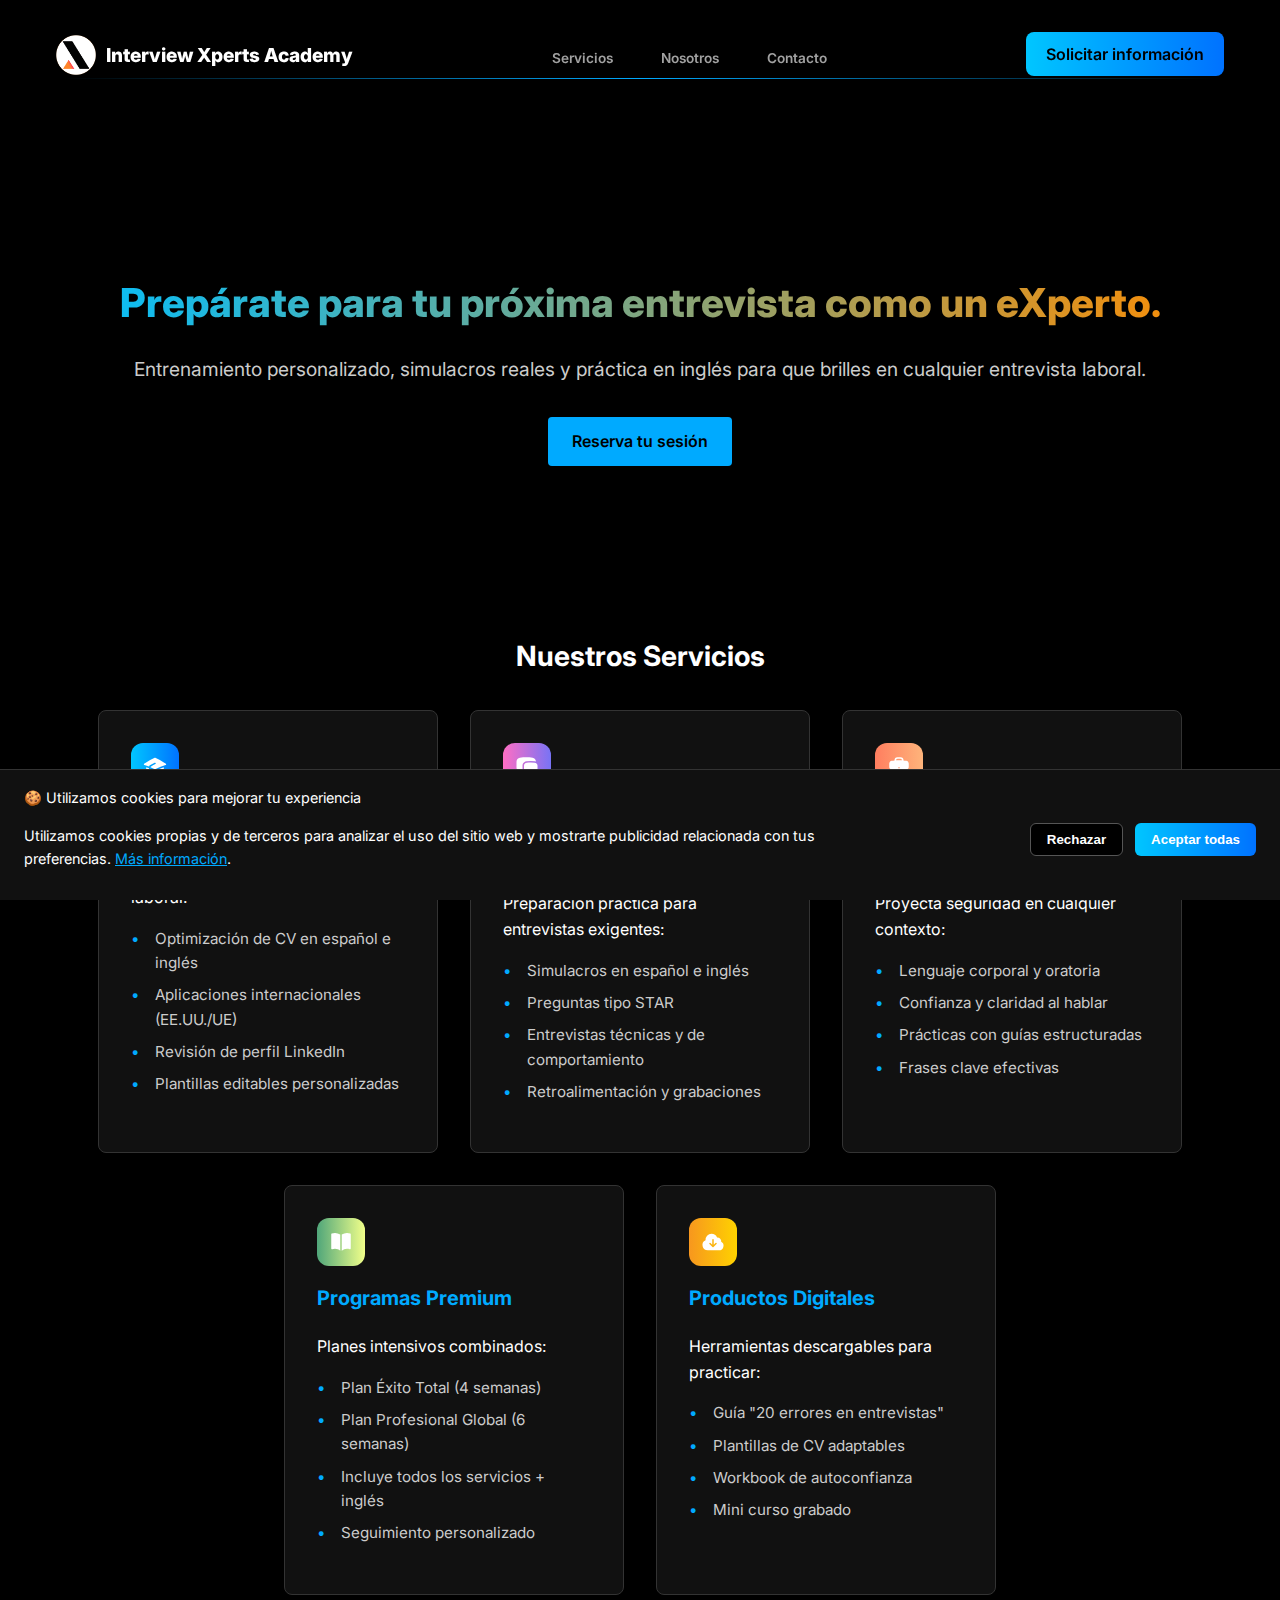
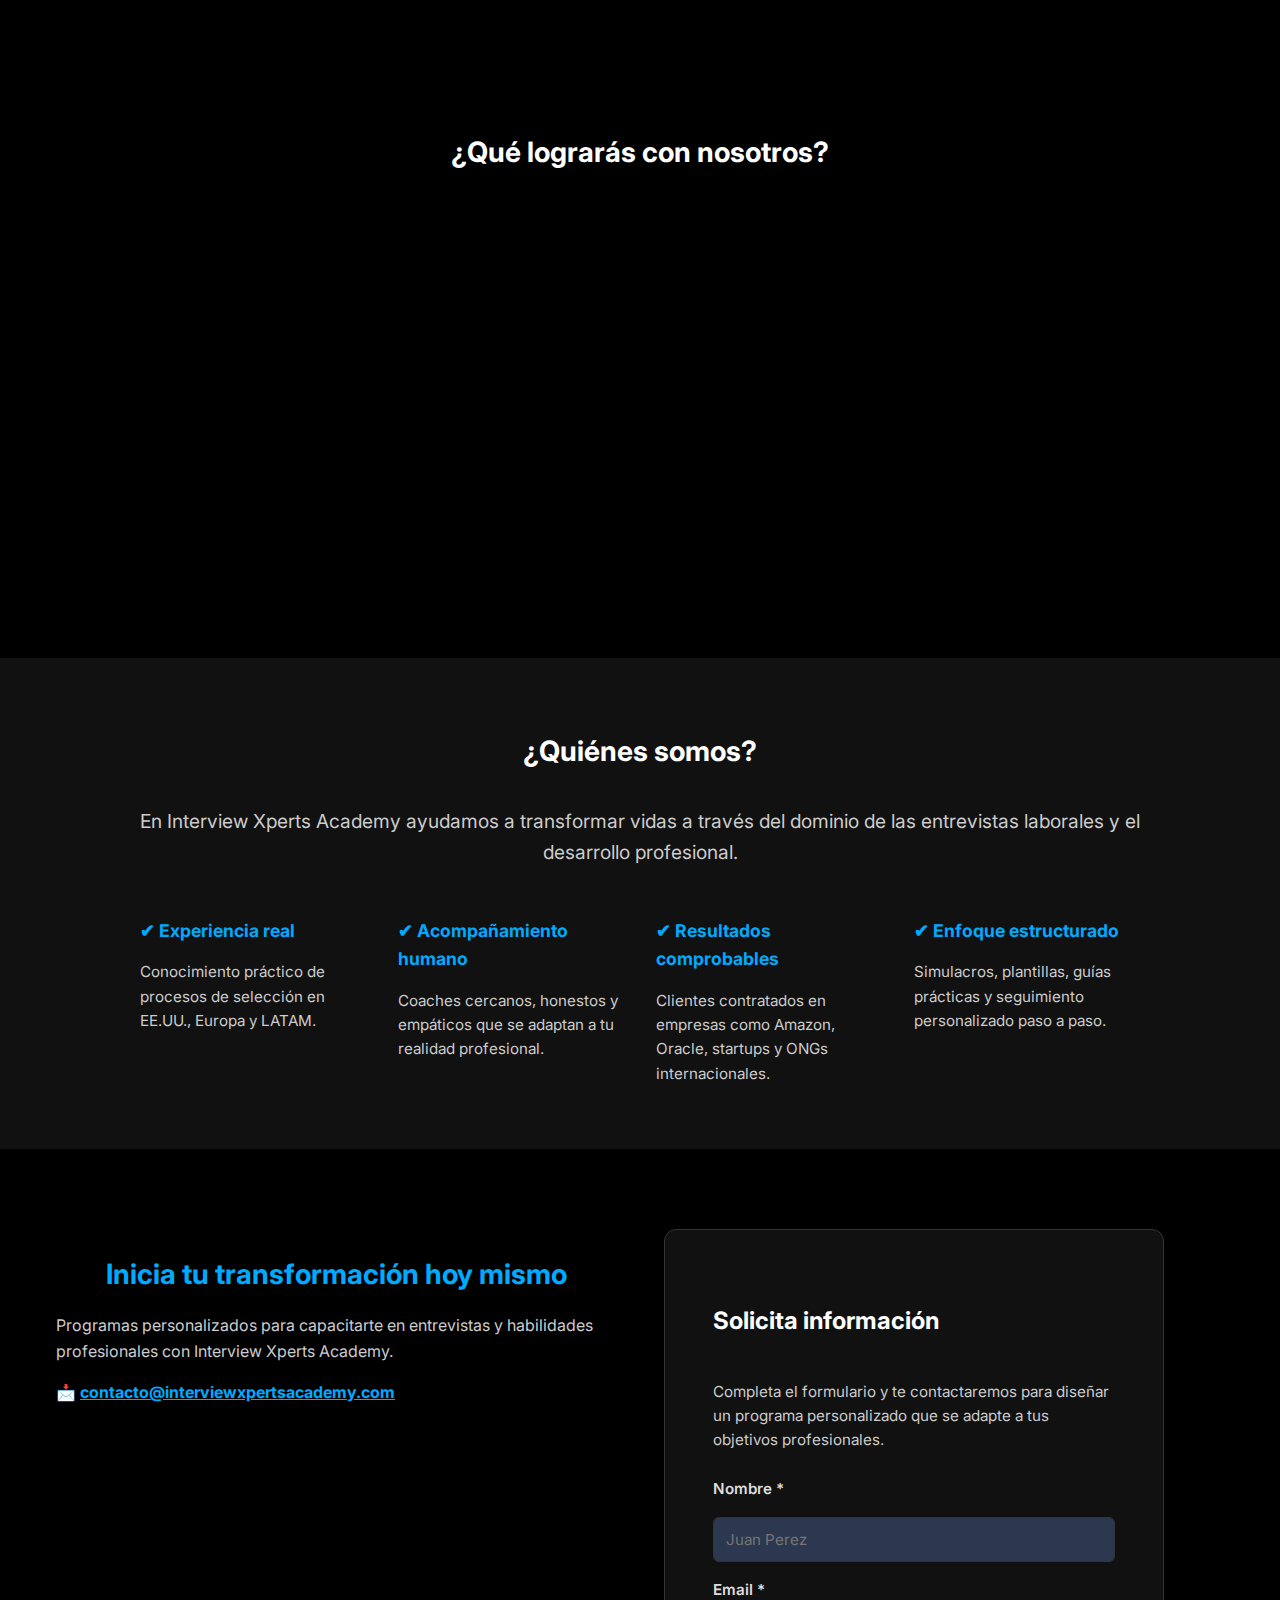
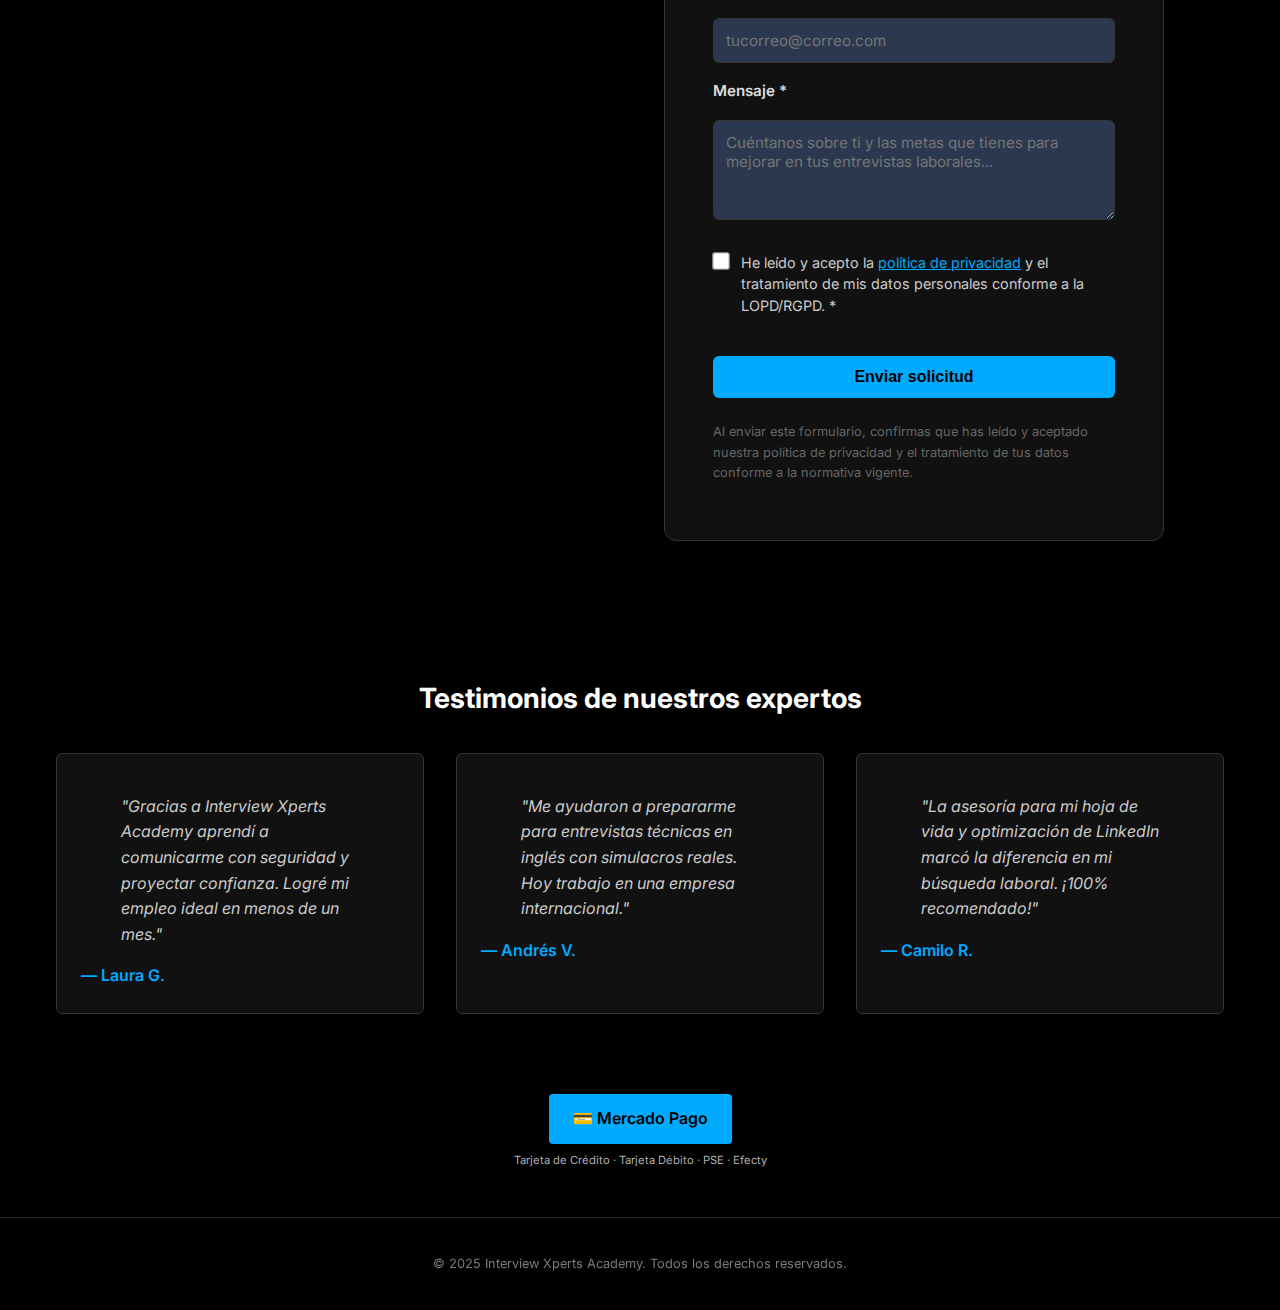
<file: index.html>
<!DOCTYPE html>
<html lang="es">
<head>
  <meta charset="UTF-8" />
  <meta name="viewport" content="width=device-width, initial-scale=1.0" />
  <meta name="description" content="Interview Xperts Academy - Entrenamiento especializado para entrevistas laborales, mejora de CV y desarrollo de habilidades profesionales en español e inglés." />
  <meta name="keywords" content="entrevistas laborales, preparación entrevistas, CV profesional, coaching laboral, simulacros entrevistas" />
  <meta name="author" content="Interview Xperts Academy" />
  <meta name="robots" content="index, follow" />
  
  <!-- Open Graph Meta Tags -->
  <meta property="og:title" content="Interview Xperts Academy - Expertos en Entrevistas Laborales" />
  <meta property="og:description" content="Entrenamiento personalizado, simulacros reales y práctica en inglés para que brilles en cualquier entrevista." />
  <meta property="og:type" content="website" />
  <meta property="og:url" content="https://www.interviewxpertsacademy.com" />
  
  <title>Interview Xperts Academy - Expertos en Entrevistas Laborales</title>
  <link rel="stylesheet" href="style.css" />
  <link href="https://fonts.googleapis.com/css2?family=Inter:wght@400;600;800&display=swap" rel="stylesheet" />
  
  <!-- Favicon -->
    <link rel="icon" type="image/png" href="/favicon.png" />
</head>

<body class="dark-theme">

<!-- =========================
     Cookie Banner Section
     ========================= -->
<div class="cookie-banner" id="cookie-banner" role="banner" aria-label="Aviso de cookies">
  <div class="cookie-content">
    <span>🍪 Utilizamos cookies para mejorar tu experiencia</span>
    <p>Utilizamos cookies propias y de terceros para analizar el uso del sitio web y mostrarte publicidad relacionada con tus preferencias. <a href="cookies-policy.html" target="_blank" rel="noopener noreferrer">Más información</a>.</p>
  </div>
  <div class="cookie-actions">
    <button onclick="hideCookieBanner()" class="cookie-btn reject" aria-label="Rechazar cookies">Rechazar</button>
    <button onclick="acceptCookies()" class="cookie-btn accept" aria-label="Aceptar todas las cookies">Aceptar todas</button>
  </div>
</div>

<!-- =========================
     Header Section
     ========================= -->
<header role="banner">
  <div class="container header-flex">
    <div class="logo">
      <img src="/logo-header.png" alt="Logo Interview Xperts Academy" class="logo-icon" />
      <h1>Interview Xperts Academy</h1>
    </div>
    <nav role="navigation" aria-label="Navegación principal">
      <a href="#servicios">Servicios</a>
      <a href="#nosotros">Nosotros</a>
      <a href="#contacto">Contacto</a>
    </nav>
    <div>
      <a class="cta-gradient tall" href="#contacto" aria-label="Solicitar información sobre nuestros servicios">Solicitar información</a>
    </div>
  </div>
</header>

<!-- =========================
     Hero Section
     ========================= -->
<main>
  <section class="hero" role="banner">
    <div class="container">
      <h2>Prepárate para tu próxima entrevista como un eXperto.</h2>
      <p>Entrenamiento personalizado, simulacros reales y práctica en inglés para que brilles en cualquier entrevista laboral.</p>
      <!-- Reserve session button, consistent with other buttons -->
      <a class="cta" href="https://interviewxpertsacademy.zohobookings.com/#/4760339000000044052" target="_blank" rel="noopener noreferrer" aria-label="Reservar sesión de entrenamiento">
        Reserva tu sesión
      </a>
    </div>
  </section>

  <!-- =========================
       Services Section
       ========================= -->
  <section id="servicios" class="section" role="main">
    <div class="container">
      <h2>Nuestros Servicios</h2>
      <div class="grid">

        
        <article class="card">
          <div class="icon-wrapper" style="background: linear-gradient(to right, #00c6ff, #0072ff);">
            <svg xmlns="http://www.w3.org/2000/svg" viewBox="0 0 24 24" fill="currentColor" width="24" height="24">
              <path d="M11.7 2.805a.75.75 0 0 1 .6 0A60.65 60.65 0 0 1 22.83 8.72a.75.75 0 0 1-.231 1.337 49.948 49.948 0 0 0-9.902 3.912l-.003.002c-.114.06-.227.119-.34.18a.75.75 0 0 1-.707 0A50.88 50.88 0 0 0 7.5 12.173v-.224c0-.131.067-.248.172-.311a54.615 54.615 0 0 1 4.653-2.52.75.75 0 0 0-.65-1.352 56.123 56.123 0 0 0-4.78 2.589 1.858 1.858 0 0 0-.859 1.228 49.803 49.803 0 0 0-4.634-1.527.75.75 0 0 1-.231-1.337A60.653 60.653 0 0 1 11.7 2.805Z" />
              <path d="M13.06 15.473a48.45 48.45 0 0 1 7.666-3.282c.134 1.414.22 2.843.255 4.284a.75.75 0 0 1-.46.711 47.87 47.87 0 0 0-8.105 4.342.75.75 0 0 1-.832 0 47.87 47.87 0 0 0-8.104-4.342.75.75 0 0 1-.461-.71c.035-1.442.121-2.87.255-4.286.921.304 1.83.634 2.726.99v1.27a1.5 1.5 0 0 0-.14 2.508c-.09.38-.222.753-.397 1.11.452.213.901.434 1.346.66a6.727 6.727 0 0 0 .551-1.607 1.5 1.5 0 0 0 .14-2.67v-.645a48.549 48.549 0 0 1 3.44 1.667 2.25 2.25 0 0 0 2.12 0Z" />
              <path d="M4.462 19.462c.42-.419.753-.89 1-1.395.453.214.902.435 1.347.662a6.742 6.742 0 0 1-1.286 1.794.75.75 0 0 1-1.06-1.06Z" />
            </svg>
          </div>
          <h3>Asesoría en Hoja de Vida</h3>
          <p>Mejora profesional de tu perfil laboral:</p>
          <ul class="service-list">
            <li>Optimización de CV en español e inglés</li>
            <li>Aplicaciones internacionales (EE.UU./UE)</li>
            <li>Revisión de perfil LinkedIn</li>
            <li>Plantillas editables personalizadas</li>
          </ul>
        </article>

        
        <article class="card">
          <div class="icon-wrapper" style="background: linear-gradient(to right, #ff6ec4, #7873f5);">
            <svg xmlns="http://www.w3.org/2000/svg" viewBox="0 0 24 24" fill="currentColor" width="24" height="24">
              <path d="M4.913 2.658c2.075-.27 4.19-.408 6.337-.408 2.147 0 4.262.139 6.337.408 1.922.25 3.291 1.861 3.405 3.727a4.403 4.403 0 0 0-1.032-.211 50.89 50.89 0 0 0-8.42 0c-2.358.196-4.04 2.19-4.04 4.434v4.286a4.47 4.47 0 0 0 2.433 3.984L7.28 21.53A.75.75 0 0 1 6 21v-4.03a48.527 48.527 0 0 1-1.087-.128C2.905 16.58 1.5 14.833 1.5 12.862V6.638c0-1.97 1.405-3.718 3.413-3.979Z" />
              <path d="M15.75 7.5c-1.376 0-2.739.057-4.086.169C10.124 7.797 9 9.103 9 10.609v4.285c0 1.507 1.128 2.814 2.67 2.94 1.243.102 2.5.157 3.768.165l2.782 2.781a.75.75 0 0 0 1.28-.53v-2.39l.33-.026c1.542-.125 2.67-1.433 2.67-2.94v-4.286c0-1.505-1.125-2.811-2.664-2.94A49.392 49.392 0 0 0 15.75 7.5Z" />
            </svg>
          </div>
          <h3>Entrenamiento para Entrevistas</h3>
          <p>Preparación práctica para entrevistas exigentes:</p>
          <ul class="service-list">
            <li>Simulacros en español e inglés</li>
            <li>Preguntas tipo STAR</li>
            <li>Entrevistas técnicas y de comportamiento</li>
            <li>Retroalimentación y grabaciones</li>
          </ul>
        </article>


        <article class="card">
          <div class="icon-wrapper" style="background: linear-gradient(to right, #ff7e5f, #feb47b);">
            <svg xmlns="http://www.w3.org/2000/svg" viewBox="0 0 24 24" fill="currentColor" width="24" height="24">
              <path fill-rule="evenodd" d="M7.5 5.25a3 3 0 0 1 3-3h3a3 3 0 0 1 3 3v.205c.933.085 1.857.197 2.774.334 1.454.218 2.476 1.483 2.476 2.917v3.033c0 1.211-.734 2.352-1.936 2.752A24.726 24.726 0 0 1 12 15.75c-2.73 0-5.357-.442-7.814-1.259-1.202-.4-1.936-1.541-1.936-2.752V8.706c0-1.434 1.022-2.7 2.476-2.917A48.814 48.814 0 0 1 7.5 5.455V5.25Zm7.5 0v.09a49.488 49.488 0 0 0-6 0v-.09a1.5 1.5 0 0 1 1.5-1.5h3a1.5 1.5 0 0 1 1.5 1.5Zm-3 8.25a.75.75 0 1 0 0-1.5.75.75 0 0 0 0 1.5Z" clip-rule="evenodd" />
              <path d="M3 18.4v-2.796a4.3 4.3 0 0 0 .713.31A26.226 26.226 0 0 0 12 17.25c2.892 0 5.68-.468 8.287-1.335.252-.084.49-.189.713-.311V18.4c0 1.452-1.047 2.728-2.523 2.923-2.12.282-4.282.427-6.477.427a49.19 49.19 0 0 1-6.477-.427C4.047 21.128 3 19.852 3 18.4Z" />
            </svg>
          </div>
          <h3>Comunicación y Presencia Profesional</h3>
          <p>Proyecta seguridad en cualquier contexto:</p>
          <ul class="service-list">
            <li>Lenguaje corporal y oratoria</li>
            <li>Confianza y claridad al hablar</li>
            <li>Prácticas con guías estructuradas</li>
            <li>Frases clave efectivas</li>
          </ul>
        </article>
            
      
        <article class="card">
          <div class="icon-wrapper" style="background: linear-gradient(to right, #50a67a, #f1ff8a);">
            <svg xmlns="http://www.w3.org/2000/svg" viewBox="0 0 24 24" fill="currentColor" width="24" height="24">
              <path d="M11.25 4.533A9.707 9.707 0 0 0 6 3a9.735 9.735 0 0 0-3.25.555.75.75 0 0 0-.5.707v14.25a.75.75 0 0 0 1 .707A8.237 8.237 0 0 1 6 18.75c1.995 0 3.823.707 5.25 1.886V4.533ZM12.75 20.636A8.214 8.214 0 0 1 18 18.75c.966 0 1.89.166 2.75.47a.75.75 0 0 0 1-.708V4.262a.75.75 0 0 0-.5-.707A9.735 9.735 0 0 0 18 3a9.707 9.707 0 0 0-5.25 1.533v16.103Z" />
            </svg>
          </div>
          <h3>Programas Premium</h3>
          <p>Planes intensivos combinados:</p>
          <ul class="service-list">
            <li>Plan Éxito Total (4 semanas)</li>
            <li>Plan Profesional Global (6 semanas)</li>
            <li>Incluye todos los servicios + inglés</li>
            <li>Seguimiento personalizado</li>
          </ul>
        </article>
        
        
        <article class="card">
          <div class="icon-wrapper" style="background: linear-gradient(to right, #f7971e, #ffd200);">
            <svg xmlns="http://www.w3.org/2000/svg" viewBox="0 0 24 24" fill="currentColor" width="24" height="24">
              <path fill-rule="evenodd" d="M10.5 3.75a6 6 0 0 0-5.98 6.496A5.25 5.25 0 0 0 6.75 20.25H18a4.5 4.5 0 0 0 2.206-8.423 3.75 3.75 0 0 0-4.133-4.303A6.001 6.001 0 0 0 10.5 3.75Zm2.25 6a.75.75 0 0 0-1.5 0v4.94l-1.72-1.72a.75.75 0 0 0-1.06 1.06l3 3a.75.75 0 0 0 1.06 0l3-3a.75.75 0 1 0-1.06-1.06l-1.72 1.72V9.75Z" clip-rule="evenodd" />
            </svg>
          </div>
          <h3>Productos Digitales</h3>
          <p>Herramientas descargables para practicar:</p>
          <ul class="service-list">
            <li>Guía "20 errores en entrevistas"</li>
            <li>Plantillas de CV adaptables</li>
            <li>Workbook de autoconfianza</li>
            <li>Mini curso grabado</li>
          </ul>
        </article>



      </div>
    </div>
  </section>

  <!-- =========================
       Impact Metrics Section
       ========================= -->
  <section class="section impact-metrics" role="complementary">
    <div class="container">
      <h2>¿Qué lograrás con nosotros?</h2>
      <div class="impact-grid">
        <!-- Metric 1 -->
        <article class="impact-item">
          <div>
            <h3>80% más confianza</h3>
            <p>Al practicar con simulacros reales y retroalimentación personalizada.</p>
          </div>
          <span class="impact-highlight">+80%</span>
        </article>
        <!-- Metric 2 -->
        <article class="impact-item">
          <div>
            <h3>3x más entrevistas</h3>
            <p>Con un CV optimizado y presencia profesional en LinkedIn.</p>
          </div>
          <span class="impact-highlight">3x</span>
        </article>
        <!-- Metric 3 -->
        <article class="impact-item">
          <div>
            <h3>Mejor primera impresión</h3>
            <p>Gracias a tu lenguaje corporal, voz y storytelling efectivo.</p>
          </div>
          <span class="impact-highlight">Top 1°</span>
        </article>
      </div>
    </div>
  </section>

  <!-- =========================
       About Section
       ========================= -->
  <section id="nosotros" class="section light" role="complementary">
    <div class="container">
      <h2>¿Quiénes somos?</h2>
      <div class="about-content">
        <p class="highlight">En Interview Xperts Academy ayudamos a transformar vidas a través del dominio de las entrevistas laborales y el desarrollo profesional.</p>
        <div class="about-grid">
          <!-- Real-world Experience -->
          <article>
            <h3>✔ Experiencia real</h3>
            <p>Conocimiento práctico de procesos de selección en EE.UU., Europa y LATAM.</p>
          </article>
          <!-- Human Support -->
          <article>
            <h3>✔ Acompañamiento humano</h3>
            <p>Coaches cercanos, honestos y empáticos que se adaptan a tu realidad profesional.</p>
          </article>
          <!-- Proven Results -->
          <article>
            <h3>✔ Resultados comprobables</h3>
            <p>Clientes contratados en empresas como Amazon, Oracle, startups y ONGs internacionales.</p>
          </article>
          <!-- Structured Approach -->
          <article>
            <h3>✔ Enfoque estructurado</h3>
            <p>Simulacros, plantillas, guías prácticas y seguimiento personalizado paso a paso.</p>
          </article>
        </div>
      </div>
    </div>
  </section>

  <!-- =========================
       Contact Section
       ========================= -->
  <section id="contacto" class="section" role="main">
    <div class="container contact-section">
      <div class="contact-info">
        <h2>Inicia tu transformación hoy mismo</h2>
        
        <p>Programas personalizados para capacitarte en entrevistas y habilidades profesionales con Interview Xperts Academy.</p>
        
        <p class="contact-email">📩 <a href="mailto:contacto@interviewxpertsacademy.com">contacto@interviewxpertsacademy.com</a></p>
        
        <!-- <div class="social-icons">
                  <a href="#" aria-label="Síguenos en YouTube" target="_blank" rel="noopener noreferrer">
            <svg width="30" height="30" viewBox="0 0 30 30" fill="currentColor">
              <path d="M23.498 6.186a3.016 3.016 0 0 0-2.122-2.136C19.505 3.545 12 3.545 12 3.545s-7.505 0-9.377.505A3.017 3.017 0 0 0 .502 6.186C0 8.07 0 12 0 12s0 3.93.502 5.814a3.016 3.016 0 0 0 2.122 2.136c1.871.505 9.376.505 9.376.505s7.505 0 9.377-.505a3.015 3.015 0 0 0 2.122-2.136C24 15.93 24 12 24 12s0-3.93-.502-5.814zM9.545 15.568V8.432L15.818 12l-6.273 3.568z"/>
            </svg>
          </a>
        
          <a href="#" aria-label="Conéctate con nosotros en LinkedIn" target="_blank" rel="noopener noreferrer">
            <svg width="24" height="24" viewBox="0 0 24 24" fill="currentColor">
              <path d="M20.447 20.452h-3.554v-5.569c0-1.328-.027-3.037-1.852-3.037-1.853 0-2.136 1.445-2.136 2.939v5.667H9.351V9h3.414v1.561h.046c.477-.9 1.637-1.85 3.37-1.85 3.601 0 4.267 2.37 4.267 5.455v6.286zM5.337 7.433c-1.144 0-2.063-.926-2.063-2.065 0-1.138.92-2.063 2.063-2.063 1.14 0 2.064.925 2.064 2.063 0 1.139-.925 2.065-2.064 2.065zm1.782 13.019H3.555V9h3.564v11.452zM22.225 0H1.771C.792 0 0 .774 0 1.729v20.542C0 23.227.792 24 1.771 24h20.451C23.2 24 24 23.227 24 22.271V1.729C24 .774 23.2 0 22.222 0h.003z"/>
            </svg>
          </a>
        </div> -->

        
      </div>
      
      
        <form class="contact-form" method="POST" action="https://formsubmit.co/contacto@interviewxpertsacademy.com" novalidate>
        <input type="hidden" name="_captcha" value="false">
        <input type="hidden" name="_next" value="https://www.interviewxpertsacademy.com/gracias.html">
        <input type="hidden" name="_subject" value="Nueva consulta desde Interview Xperts Academy">
  


        <h3>Solicita información</h3>
        <p>Completa el formulario y te contactaremos para diseñar un programa personalizado que se adapte a tus objetivos profesionales.</p>

        <label for="nombre">Nombre *</label>
        <input type="text" id="nombre" name="nombre" placeholder="Juan Perez" required aria-required="true" />

        <label for="email">Email *</label>
        <input type="email" id="email" name="email" placeholder="tucorreo@correo.com" required aria-required="true" />

        <label for="mensaje">Mensaje *</label>
        <textarea id="mensaje" name="mensaje" placeholder="Cuéntanos sobre ti y las metas que tienes para mejorar en tus entrevistas laborales..." required aria-required="true"></textarea>

        <div class="checkbox-row">
          <label>
            <input type="checkbox" name="privacy" required aria-required="true" />
            <span class="checkbox-text">
              He leído y acepto la <a href="https://www.interviewxpertsacademy.com/privacidad.html" target="_blank" rel="noopener noreferrer">política de privacidad</a> y el tratamiento de mis datos personales conforme a la LOPD/RGPD. *
            </span>
          </label>
        </div>

        <button type="submit" class="cta" aria-label="Enviar solicitud de información">Enviar solicitud</button>
                <p class="disclaimer">
          Al enviar este formulario, confirmas que has leído y aceptado nuestra política de privacidad y el tratamiento de tus datos conforme a la normativa vigente.
        </p>
      </form>
    </div>
  </section>

  <!-- =========================
       Testimonials Section
       ========================= -->
  <section class="testimonials" role="complementary">
    <div class="container">
      <h2>Testimonios de nuestros expertos</h2>
      <div class="testimonial-grid">
        <article class="testimonial">
          <blockquote>
            "Gracias a Interview Xperts Academy aprendí a comunicarme con seguridad y proyectar confianza. Logré mi empleo ideal en menos de un mes."
          </blockquote>
          <div class="testimonial-author">— Laura G.</div>
        </article>
        <article class="testimonial">
          <blockquote>
            "Me ayudaron a prepararme para entrevistas técnicas en inglés con simulacros reales. Hoy trabajo en una empresa internacional."
          </blockquote>
          <div class="testimonial-author">— Andrés V.</div>
        </article>
        <article class="testimonial">
          <blockquote>
            "La asesoría para mi hoja de vida y optimización de LinkedIn marcó la diferencia en mi búsqueda laboral. ¡100% recomendado!"
          </blockquote>
          <div class="testimonial-author">— Camilo R.</div>
        </article>
      </div>
    </div>
  </section>
</main>



<!-- Botón de pago con Mercado Pago -->
<section class="payments" role="complementary">
  <div style="margin-top: 1rem; margin-bottom: 3rem; text-align: center;">

    <!-- Botón -->
    <a href="https://link.mercadopago.com.co/asesoriaixa" class="cta" target="_blank" rel="noopener noreferrer" aria-label="Pagar asesoría con Mercado Pago">
      💳 Mercado Pago
    </a>

    <!-- Texto de métodos de pago -->
    <p style="font-size: 0.7rem; color: #afafaf; margin-top: 0.5rem;">
      Tarjeta de Crédito · Tarjeta Débito · PSE · Efecty
    </p>

  </div>
</section>

  <!-- =========================
     Footer Section
     ========================= -->
<footer role="contentinfo">
  <div class="container">
    <p>&copy; 2025 Interview Xperts Academy. Todos los derechos reservados.</p>
  </div>
</footer>

    <!-- =========================
         JavaScript Section (at end to improve page load)
         ========================= -->
<script>
  // Cookie management functions
  function acceptCookies() {
    localStorage.setItem('cookies-accepted', 'true');
    hideCookieBanner();
  }

  function hideCookieBanner() {
    const banner = document.getElementById('cookie-banner');
    if (banner) {
      banner.style.display = 'none';
    }
  }

  // Inicialización de funcionalidades de la página
  document.addEventListener('DOMContentLoaded', function() {
    // Ocultar banner de cookies si ya se aceptó
    const accepted = localStorage.getItem('cookies-accepted');
    if (accepted === 'true') {
      hideCookieBanner();
    }

    // Intersection Observer para animar métricas de impacto
    const observer = new IntersectionObserver(function(entries) {
      entries.forEach(function(entry) {
        if (entry.isIntersecting) {
          entry.target.classList.add('visible');
          observer.unobserve(entry.target);
        }
      });
    }, {
      threshold: 0.1,
      rootMargin: '0px 0px -50px 0px'
    });

    // Observar métricas de impacto
    document.querySelectorAll('.impact-item').forEach(function(item) {
      observer.observe(item);
    });

    // Validación de formulario básica (no bloquea el envío si es válido, para permitir a FormSubmit funcionar)
    const form = document.querySelector('.contact-form');
    if (form) {
      form.addEventListener('submit', function(e) {
        // Validación manual de campos requeridos
        const requiredFields = form.querySelectorAll('[required]');
        let isValid = true;

        requiredFields.forEach(function(field) {
          if (field.type === 'checkbox') {
            // Validación específica para checkbox
            if (!field.checked) {
              isValid = false;
              field.style.outline = '2px solid #ff4444';
              alert('Por favor, acepta la política de privacidad para continuar.');
            } else {
              field.style.outline = 'none';
            }
          } else {
            // Validación para campos de texto
            if (!field.value.trim()) {
              isValid = false;
              field.style.borderColor = '#ff4444';
            } else {
              field.style.borderColor = '#333';
            }
          }
        });

        // Si hay campos vacíos o checkbox sin marcar, se previene el envío
        if (!isValid) {
          e.preventDefault();
          // Opcional: enfocar el primer campo inválido
          const firstInvalid = Array.from(requiredFields).find(field => {
            return field.type === 'checkbox' ? !field.checked : !field.value.trim();
          });
          if (firstInvalid) firstInvalid.focus();
        }
        // Si es válido, FormSubmit procesa el envío normal (no se previene el submit)
      });

      // Limpiar estilos de error cuando el usuario interactúa con los campos
      const allFields = form.querySelectorAll('input, textarea');
      allFields.forEach(function(field) {
        field.addEventListener('input', function() {
          if (field.type === 'checkbox') {
            field.style.outline = 'none';
          } else {
            field.style.borderColor = '#333';
          }
        });
      });
    }
  });
</script>



</body>
</html>
</file>
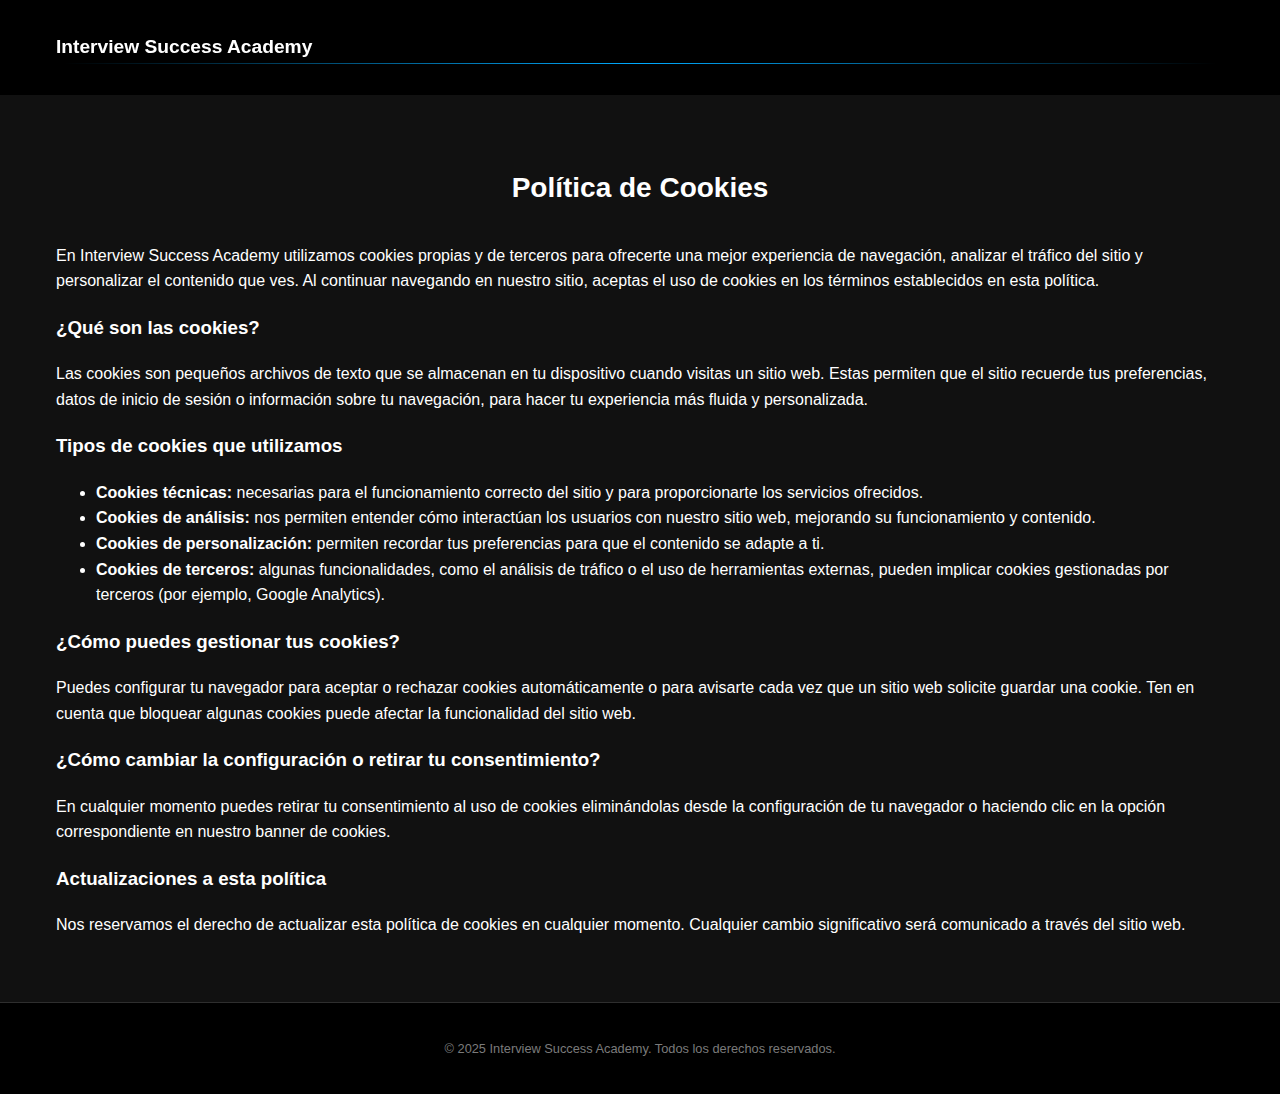
<file: cookies-policy.html>
<!DOCTYPE html>
<html lang="es">
<head>
  <meta charset="UTF-8" />
  <meta name="viewport" content="width=device-width, initial-scale=1.0" />
  <title>Política de Cookies - Interview Success Academy</title>
  <link rel="stylesheet" href="style.css" />
</head>
<body class="dark-theme">
  <header>
    <div class="container header-flex">
      <div class="logo">
        <h1>Interview Success Academy</h1>
      </div>
    </div>
  </header>

  <section class="section light">
    <div class="container">
      <h2>Política de Cookies</h2>
      <p>En Interview Success Academy utilizamos cookies propias y de terceros para ofrecerte una mejor experiencia de navegación, analizar el tráfico del sitio y personalizar el contenido que ves. Al continuar navegando en nuestro sitio, aceptas el uso de cookies en los términos establecidos en esta política.</p>

      <h3>¿Qué son las cookies?</h3>
      <p>Las cookies son pequeños archivos de texto que se almacenan en tu dispositivo cuando visitas un sitio web. Estas permiten que el sitio recuerde tus preferencias, datos de inicio de sesión o información sobre tu navegación, para hacer tu experiencia más fluida y personalizada.</p>

      <h3>Tipos de cookies que utilizamos</h3>
      <ul>
        <li><strong>Cookies técnicas:</strong> necesarias para el funcionamiento correcto del sitio y para proporcionarte los servicios ofrecidos.</li>
        <li><strong>Cookies de análisis:</strong> nos permiten entender cómo interactúan los usuarios con nuestro sitio web, mejorando su funcionamiento y contenido.</li>
        <li><strong>Cookies de personalización:</strong> permiten recordar tus preferencias para que el contenido se adapte a ti.</li>
        <li><strong>Cookies de terceros:</strong> algunas funcionalidades, como el análisis de tráfico o el uso de herramientas externas, pueden implicar cookies gestionadas por terceros (por ejemplo, Google Analytics).</li>
      </ul>

      <h3>¿Cómo puedes gestionar tus cookies?</h3>
      <p>Puedes configurar tu navegador para aceptar o rechazar cookies automáticamente o para avisarte cada vez que un sitio web solicite guardar una cookie. Ten en cuenta que bloquear algunas cookies puede afectar la funcionalidad del sitio web.</p>

      <h3>¿Cómo cambiar la configuración o retirar tu consentimiento?</h3>
      <p>En cualquier momento puedes retirar tu consentimiento al uso de cookies eliminándolas desde la configuración de tu navegador o haciendo clic en la opción correspondiente en nuestro banner de cookies.</p>

      <h3>Actualizaciones a esta política</h3>
      <p>Nos reservamos el derecho de actualizar esta política de cookies en cualquier momento. Cualquier cambio significativo será comunicado a través del sitio web.</p>
    </div>
  </section>

  <footer>
    <div class="container">
      <p>&copy; 2025 Interview Success Academy. Todos los derechos reservados.</p>
    </div>
  </footer>
</body>
</html>
</file>
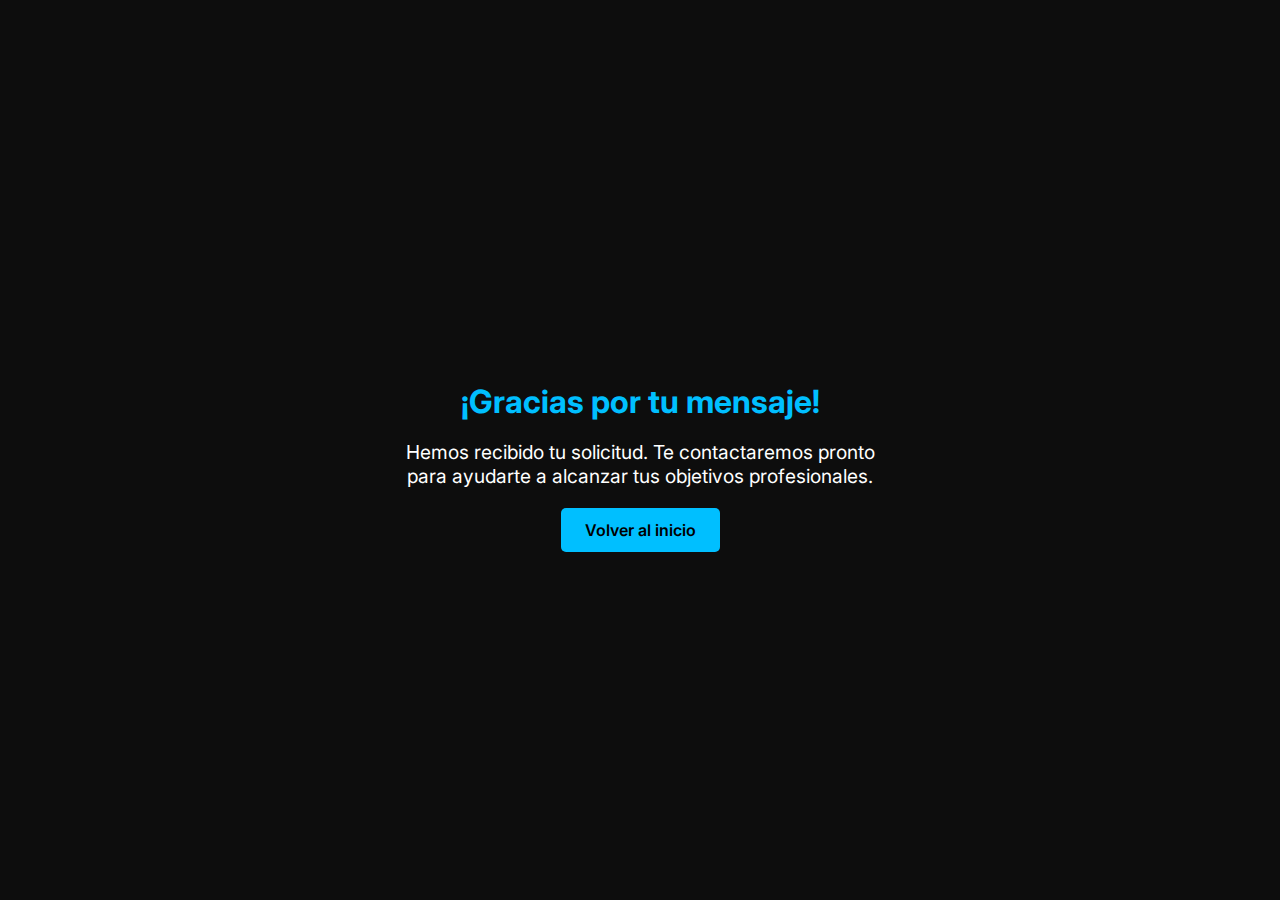
<file: gracias.html>
<!DOCTYPE html>
<html lang="es">
<head>
  <meta charset="UTF-8">
  <meta name="viewport" content="width=device-width, initial-scale=1.0">
  <title>Gracias por tu mensaje</title>
  <link href="https://fonts.googleapis.com/css2?family=Inter:wght@400;600&display=swap" rel="stylesheet">
  <style>
    body {
      font-family: 'Inter', sans-serif;
      background-color: #0d0d0d;
      color: #ffffff;
      margin: 0;
      padding: 0;
      display: flex;
      align-items: center;
      justify-content: center;
      height: 100vh;
      text-align: center;
    }
    .container {
      max-width: 500px;
      padding: 2rem;
    }
    h1 {
      color: #00bfff;
      margin-bottom: 1rem;
    }
    p {
      font-size: 1.2rem;
      margin-bottom: 2rem;
    }
    a.button {
      background-color: #00bfff;
      color: #000;
      text-decoration: none;
      padding: 0.75rem 1.5rem;
      border-radius: 5px;
      font-weight: 600;
      transition: background 0.3s;
    }
    a.button:hover {
      background-color: #009fd1;
    }
  </style>
</head>
<body>
  <div class="container">
    <h1>¡Gracias por tu mensaje!</h1>
    <p>Hemos recibido tu solicitud. Te contactaremos pronto para ayudarte a alcanzar tus objetivos profesionales.</p>
    <a class="button" href="https://interviewxpertsacademy.com">Volver al inicio</a>
  </div>
</body>
</html>
</file>
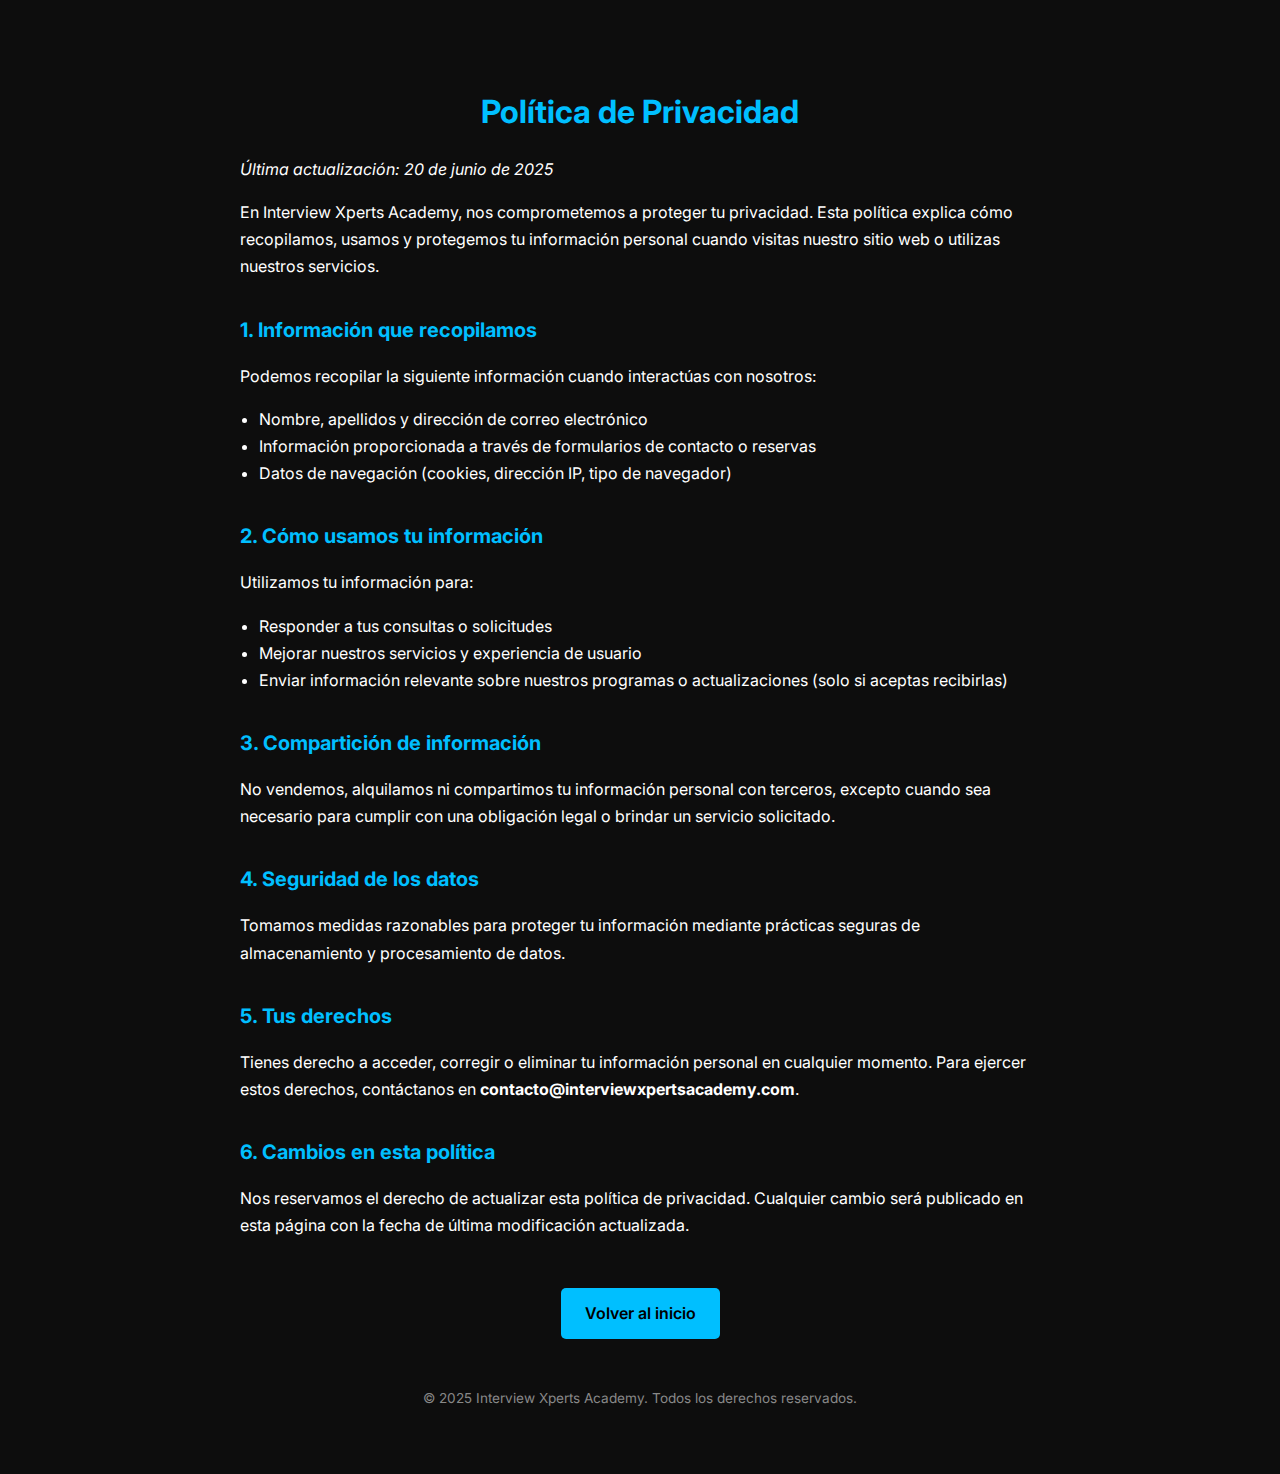
<file: privacidad.html>
<!DOCTYPE html>
<html lang="es">
<head>
  <meta charset="UTF-8" />
  <meta name="viewport" content="width=device-width, initial-scale=1.0" />
  <title>Política de Privacidad | Interview Xperts Academy</title>
  <link href="https://fonts.googleapis.com/css2?family=Inter:wght@400;600&display=swap" rel="stylesheet" />
  <style>
    body {
      font-family: 'Inter', sans-serif;
      background-color: #0d0d0d;
      color: #ffffff;
      margin: 0;
      padding: 2rem;
    }

    .container {
      max-width: 800px;
      margin: 0 auto;
      padding: 2rem;
      line-height: 1.7;
    }

    h1 {
      font-size: 2rem;
      margin-bottom: 0.5rem;
      color: #00bfff;
      text-align: center;
    }

    h2 {
      margin-top: 2rem;
      margin-bottom: 0.5rem;
      font-size: 1.25rem;
      color: #00bfff;
    }

    p, ul {
      margin-bottom: 1rem;
      font-size: 1rem;
    }

    ul {
      padding-left: 1.2rem;
    }

    footer {
      margin-top: 3rem;
      text-align: center;
      font-size: 0.85rem;
      color: #888;
    }

    a.button {
      display: inline-block;
      margin-top: 2rem;
      background-color: #00bfff;
      color: #000;
      text-decoration: none;
      padding: 0.75rem 1.5rem;
      border-radius: 5px;
      font-weight: 600;
      transition: background 0.3s;
      text-align: center;
    }

    a.button:hover {
      background-color: #009fd1;
    }

    @media (max-width: 600px) {
      body {
        padding: 1rem;
      }

      .container {
        padding: 1rem;
      }

      h1 {
        font-size: 1.5rem;
      }

      h2 {
        font-size: 1.1rem;
      }
    }
  </style>
</head>
<body>
  <div class="container">
    <h1>Política de Privacidad</h1>
    <p><em>Última actualización: 20 de junio de 2025</em></p>

    <p>En Interview Xperts Academy, nos comprometemos a proteger tu privacidad. Esta política explica cómo recopilamos, usamos y protegemos tu información personal cuando visitas nuestro sitio web o utilizas nuestros servicios.</p>

    <h2>1. Información que recopilamos</h2>
    <p>Podemos recopilar la siguiente información cuando interactúas con nosotros:</p>
    <ul>
      <li>Nombre, apellidos y dirección de correo electrónico</li>
      <li>Información proporcionada a través de formularios de contacto o reservas</li>
      <li>Datos de navegación (cookies, dirección IP, tipo de navegador)</li>
    </ul>

    <h2>2. Cómo usamos tu información</h2>
    <p>Utilizamos tu información para:</p>
    <ul>
      <li>Responder a tus consultas o solicitudes</li>
      <li>Mejorar nuestros servicios y experiencia de usuario</li>
      <li>Enviar información relevante sobre nuestros programas o actualizaciones (solo si aceptas recibirlas)</li>
    </ul>

    <h2>3. Compartición de información</h2>
    <p>No vendemos, alquilamos ni compartimos tu información personal con terceros, excepto cuando sea necesario para cumplir con una obligación legal o brindar un servicio solicitado.</p>

    <h2>4. Seguridad de los datos</h2>
    <p>Tomamos medidas razonables para proteger tu información mediante prácticas seguras de almacenamiento y procesamiento de datos.</p>

    <h2>5. Tus derechos</h2>
    <p>Tienes derecho a acceder, corregir o eliminar tu información personal en cualquier momento. Para ejercer estos derechos, contáctanos en <strong>contacto@interviewxpertsacademy.com</strong>.</p>

    <h2>6. Cambios en esta política</h2>
    <p>Nos reservamos el derecho de actualizar esta política de privacidad. Cualquier cambio será publicado en esta página con la fecha de última modificación actualizada.</p>

    <div style="text-align: center;">
      <a class="button" href="https://interviewxpertsacademy.com">Volver al inicio</a>
    </div>

    <footer>
      &copy; 2025 Interview Xperts Academy. Todos los derechos reservados.
    </footer>
  </div>
</body>
</html>
</file>
<file: style.css>
/* ========================================
   GLOBAL STYLES & RESET
   ======================================== */

body {
  margin: 0;
  font-family: 'Inter', sans-serif;
  background-color: #000;
  color: #fff;
  line-height: 1.6; /* Added for better readability */
}

/* Main container for content centering */
.container {
  max-width: 1200px;
  margin: 0 auto;
  padding: 0 1rem;
}

/* Dark theme utility class */
.dark-theme {
  background-color: #000;
  color: #fff;
}

.dark-theme a {
  color: #0af;
}

/* ========================================
   HEADER & NAVIGATION
   ======================================== */

/* Fixed header with glassmorphism effect */
/* Fixed header with glassmorphism effect */
header {
  position: fixed;
  top: 0;
  left: 0;
  right: 0;
  z-index: 1000;
  background-color: rgba(0, 0, 0, 0.6);
  backdrop-filter: blur(12px);
  -webkit-backdrop-filter: blur(12px);
  padding: 2rem 0;
  position: relative;
}

/* Línea horizontal con gradiente */
header::after {
  content: '';
  position: absolute;
  bottom: 1;
  left: 50%;
  transform: translateX(-50%);
  width: 90%;
  height: 1px;
  background: linear-gradient(to right, transparent, #0af, transparent);
}


.logo {
  display: flex;
  align-items: center;
  gap: 10px; /* Espacio entre el ícono y el texto */
}

.logo-icon {
  width: 40px;
  height: 40px;
  object-fit: contain; /* Para evitar que se distorsione */
}

/* Header logo/title */
header h1 {
  margin: 0;
  font-size: 1.2rem;
  font-weight: 800;
}

/* Header flex layout for responsive design */
.header-flex {
  display: flex;
  align-items: center;
  justify-content: space-between;
  flex-wrap: wrap;
}

/* Navigation container */
nav {
  display: flex;
  gap: 1.5rem;
  margin-top: 0.5rem;
}

/* Navigation links */

header nav a,
.header-flex nav a {
  text-decoration: none;
  color: #a1a1a1 !important; /* Fuerza el color */
  font-weight: 600;
  font-size: 0.85rem;
  transition: all 0.3s ease;
  padding: 0.5rem 0.75rem;
  border-radius: 4px;
  position: relative;
}


/* Hover con mayor especificidad */
header nav a:hover,
.header-flex nav a:hover {
  color: #ffffff !important;
  
}


/* Underline effect on hover */
nav a::after {
  content: '';
  position: absolute;
  bottom: -2px;
  left: 50%;
  width: 0;
  height: 2px;
  background-color: rgb(255, 255, 255);
  transition: all 0.3s ease;
  transform: translateX(-50%);
}

nav a:hover::after {
  width: 80%;
}


/* ========================================
   HERO SECTION
   ======================================== */

/* Main hero banner */
.hero {
  background-color: #000;
  text-align: center;
  padding: 6rem 1rem;
  margin-top: 2rem;
}

/* En móviles, menos espacio */
@media (max-width: 768px) {
  .hero {
    padding: 5rem 1rem 3rem 1rem;
  }
}

/* En pantallas muy pequeñas */
@media (max-width: 480px) {
  .hero {
    padding: 4.5rem 1rem 2rem 1rem;
  }
}

/* Hero title with gradient text effect */
.hero h2 {
  font-size: 2.5rem;
  font-weight: 800;
  background: linear-gradient(to right, #00bfff, #ff8c00);
  -webkit-background-clip: text;
  -webkit-text-fill-color: transparent;
  background-clip: text;
  color: transparent;
  margin-bottom: 1rem; /* Added spacing */
}

/* Hero subtitle */
.hero p {
  font-size: 1.2rem;
  color: #ccc;
  margin-bottom: 2rem;
}


@media (max-width: 768px) {
  .hero {
    padding: 3rem 1rem 2rem 1rem; /* Menos padding superior */
    margin-top: 1rem; /* Reducir margen superior */
  }
  
  .hero h2 {
    font-size: 1.8rem; /* Título más pequeño */
    line-height: 1.2;
    margin-bottom: 1rem;
  }
  
  .hero p {
    font-size: 1rem; /* Texto más pequeño */
    margin-bottom: 1.5rem;
  }
}

@media (max-width: 480px) {
  .hero h2 {
    font-size: 1.5rem;
  }
  
  .hero p {
    font-size: 0.9rem;
  }
}


/* ========================================
   CALL-TO-ACTION BUTTONS
   ======================================== */

/* Standard CTA button */
.cta {
  display: inline-block;
  padding: 0.75rem 1.5rem;
  background-color: #0af;
  color: #000 !important;
  text-decoration: none;
  border-radius: 4px;
  font-weight: 600;
  transition: background-color 0.3s ease;
  cursor: pointer;
  border: none;
}

.cta:hover {
  background-color: #08c;
}

/* Gradient CTA button variant */
.cta-gradient {
  padding: 0.5rem 1rem;
  font-size: 0.9rem;
  font-weight: 600;
  border-radius: 6px;
  text-decoration: none;
  background: linear-gradient(to right, #00c6ff, #0072ff);
  color: #000 !important;
  transition: background 0.3s ease;
  border: none;
  cursor: pointer;
}

.cta-gradient:hover {
  background: linear-gradient(to right, #00aaff, #0050dd);
}

/* Taller CTA button for special sections */
.cta-gradient.tall {
  padding: 0.75rem 1.25rem;
  font-size: 1rem;
  font-weight: 600;
  border-radius: 8px;
  background: linear-gradient(to right, #00c6ff, #0072ff);
  color: #000 !important;
}

/* ========================================
   LAYOUT SECTIONS
   ======================================== */

/* Generic section container */
.section {
  padding: 3rem 1rem;
  background-color: #000;
}

/* Light variant section */
.section.light {
  background-color: #111;
}

/* Section headings */
.section h2 {
  text-align: center;
  font-size: 1.75rem;
  margin-bottom: 2rem;
  color: #fff;
}

/* ========================================
   GRID LAYOUTS & CARDS
   ======================================== */

/* Responsive grid system */
.grid {
  display: flex;
  flex-wrap: wrap;
  justify-content: center;
  gap: 2rem;
}

.card {
  flex: 0 1 340px; /* ancho mínimo de tarjeta */
  max-width: 340px;
}

/* Card component with hover effects */
.card {
  background-color: #111;
  padding: 2rem;
  border: 1px solid #333;
  border-radius: 8px;
  box-shadow: 0 2px 6px rgba(0, 0, 0, 0.05);
  color: #fff;
  transition: all 0.3s ease;
}

.card:hover {
  transform: translateY(-6px);
  box-shadow: 0 8px 20px rgba(0, 170, 255, 0.2);
}

/* Card headings */
.card h3 {
  margin-top: 0;
  font-size: 1.25rem;
  color: #0af;
}

/* ========================================
   ICON & SERVICE COMPONENTS
   ======================================== */

/* Icon wrapper for service cards */
.icon-wrapper {
  width: 48px;
  height: 48px;
  border-radius: 12px;
  display: flex;
  align-items: center;
  justify-content: center;
  margin-bottom: 1rem;
  background-color: rgba(0, 170, 255, 0.1); /* Added background */
}

.icon-wrapper img {
  width: 24px;
  height: 24px;
  filter: brightness(0) invert(1);
}

/* Custom service list styling */
.card ul.service-list {
  list-style: none;
  padding-left: 0;
  margin-top: 1rem;
}

.card ul.service-list li {
  margin-bottom: 0.5rem;
  color: #ccc;
  font-size: 0.95rem;
  position: relative;
  padding-left: 1.5rem;
}

.card ul.service-list li::before {
  content: "•";
  color: #0af;
  position: absolute;
  left: 0;
}

/* ========================================
   TESTIMONIALS SECTION
   ======================================== */

/* Testimonials container */
.testimonials {
  background-color: #000;
  padding: 4rem 1rem;
  color: #fff;
}

.testimonials h2 {
  text-align: center;
  font-size: 1.75rem;
  color: #fff;
  margin-bottom: 2rem;
}

/* Testimonials grid layout */
.testimonial-grid {
  display: grid;
  gap: 2rem;
  grid-template-columns: repeat(auto-fit, minmax(280px, 1fr));
}

/* Individual testimonial card */
.testimonial {
  background-color: #111;
  border: 1px solid #333;
  padding: 1.5rem;
  border-radius: 6px;
  font-style: italic;
  color: #ccc;
  position: relative;
}

/* Quote mark styling */
.testimonial::before {
  font-size: 2rem;
  line-height: 0;
  vertical-align: top;
  color: #0af;
  position: absolute;
  top: 0.5rem;
  left: 1rem;
}



/* Testimonial author styling */
.testimonial-author {
  margin-top: 1rem;
  font-weight: 600;
  color: #0af;
  font-style: normal;
}

/* ========================================
   IMPACT METRICS SECTION
   ======================================== */

/* Impact metrics container */
.impact-metrics {
  background-color: #000;
  padding: 4rem 1rem;
  color: #fff;
}

.impact-metrics h2 {
  text-align: center;
  font-size: 1.75rem;
  margin-bottom: 2.5rem;
  color: #fff;
}

/* Impact grid layout */
.impact-grid {
  display: flex;
  flex-direction: column;
  gap: 1.5rem;
}

/* Individual impact item with animation */
.impact-item {
  background-color: #111;
  border: 1px solid #222;
  border-radius: 10px;
  padding: 1.5rem;
  display: flex;
  justify-content: space-between;
  align-items: center;
  flex-wrap: wrap;
  gap: 1rem;
  transition: transform 0.6s ease, opacity 0.6s ease;
  opacity: 0;
  transform: translateY(40px);
}

.impact-item.visible {
  opacity: 1;
  transform: translateY(0);
}

/* Staggered animation delays */
.impact-item:nth-child(1).visible {
  transition-delay: 0.1s;
}

.impact-item:nth-child(2).visible {
  transition-delay: 0.3s;
}

.impact-item:nth-child(3).visible {
  transition-delay: 0.5s;
}

/* Impact item content */
.impact-item h3 {
  margin: 0 0 0.5rem 0;
  font-size: 1.1rem;
  font-weight: 700;
}

.impact-item p {
  margin: 0;
  color: #ccc;
  font-size: 0.95rem;
}

/* Highlighted numbers with gradients */
.impact-highlight {
  font-size: 1.75rem;
  font-weight: bold;
  text-align: right;
  flex: 0 0 auto;
}

/* Different gradient colors for each impact item */
.impact-item:nth-child(1) .impact-highlight {
  background: linear-gradient(to right, #00c6ff, #0072ff);
  -webkit-background-clip: text;
  -webkit-text-fill-color: transparent;
  background-clip: text;
  color: transparent;
}

.impact-item:nth-child(2) .impact-highlight {
  background: linear-gradient(to right, #697edc, #cb8ddd);
  -webkit-background-clip: text;
  -webkit-text-fill-color: transparent;
  background-clip: text;
  color: transparent;
}

.impact-item:nth-child(3) .impact-highlight {
  background: linear-gradient(to right, #d678ce, #f76b1c);
  -webkit-background-clip: text;
  -webkit-text-fill-color: transparent;
  background-clip: text;
  color: transparent;
}

/* ========================================
   ABOUT SECTION
   ======================================== */

/* About section content wrapper */
.about-content {
  max-width: 1000px;
  margin: 0 auto;
  text-align: center;
}

.about-content .highlight {
  font-size: 1.2rem;
  margin-bottom: 2rem;
  color: #ccc;
}

/* About grid layout */
.about-grid {
  display: grid;
  grid-template-columns: repeat(auto-fit, minmax(220px, 1fr));
  gap: 2rem;
  text-align: left;
}

.about-grid h3 {
  font-size: 1.1rem;
  margin-bottom: 0.5rem;
  color: #0af;
}

.about-grid p {
  font-size: 0.95rem;
  color: #ccc;
}

/* ========================================
   CONTACT SECTION
   ======================================== */

/* Contact section grid layout */
.contact-section {
  display: grid;
  grid-template-columns: 1fr 1fr;
  gap: 3rem;
  align-items: flex-start;
  margin-top: 2rem;
}

/* Contact information styling */
.contact-info h2 {
  font-size: 1.75rem;
  color: #0af;
  margin-bottom: 1rem;
}

.contact-info p {
  color: #ccc;
  margin-bottom: 1rem;
}

.contact-email a {
  color: #0af;
  font-weight: bold;
  text-decoration: underline;
}

/* Social media icons */
.social-icons {
  display: flex;
  gap: 1rem;
  margin-top: 1rem;
}

.social-icons a {
  display: inline-flex;
  align-items: center;
  justify-content: center;
  width: 40px;
  height: 40px;
  border-radius: 8px;
  background-color: rgba(0, 170, 255, 0.1);
  transition: all 0.3s ease;
}

.social-icons a:hover {
  background-color: rgba(0, 170, 255, 0.2);
  transform: scale(1.1);
}

.social-icons svg {
  width: 24px;
  height: 24px;
  color: #0af;
  transition: color 0.3s ease;
}

.social-icons a:hover svg {
  color: #fff;
}


/* ========================================
   CONTACT FORM
   ======================================== */

/* Main form container */
.contact-form {
  display: flex;
  flex-direction: column;
  gap: 1rem;
  background-color: #111;
  padding: 3rem;
  border-radius: 12px;
  border: 1px solid #333;
  max-width: 500px;
  text-align: left;
}

.contact-form h3 {
  font-size: 1.5rem;
  color: #fff;
  margin-bottom: 0.5rem;
}

.contact-form p {
  font-size: 0.95rem;
  color: #ccc;
  margin-bottom: 0.5rem;
}

/* Form labels (excluding checkbox labels) */
.contact-form label:not(.checkbox-row label) {
  font-weight: 600;
  font-size: 0.95rem;
  color: #ddd;
}

/* Form inputs and textarea */
.contact-form input,
.contact-form textarea {
  background-color: #2b384f;
  color: #fff;
  border: 1px solid #333;
  border-radius: 6px;
  padding: 0.75rem;
  font-family: inherit;
  font-size: 0.95rem;
  width: 100%;
  transition: border-color 0.3s ease;
}

.contact-form input:focus,
.contact-form textarea:focus {
  outline: none;
  border-color: #0af;
}

.contact-form textarea {
  resize: vertical;
  min-height: 100px;
}

/* Checkbox styling */
.checkbox-row {
  margin: 1rem 0;
  width: 100%;
}

.checkbox-row label {
  display: flex;
  align-items: flex-start;
  gap: 0.75rem;
  font-size: 0.9rem;
  color: #ccc;
  line-height: 1.5;
  font-weight: normal;
  cursor: pointer;
  padding: 0;
  margin: 0;
}

.checkbox-row input[type="checkbox"] {
  flex-shrink: 0;
  width: 16px;
  height: 16px;
  margin: 0;
  margin-top: 0.1rem;
  transform: scale(1.1);
  cursor: pointer;
}

.checkbox-row .checkbox-text {
  flex: 1;
  text-align: left;
}

.checkbox-row a {
  color: #0af;
  text-decoration: underline;
}

/* Form submit button */
.contact-form button.cta {
  margin-top: 0.5rem;
  background-color: #0af;
  color: #000 !important;
  font-weight: bold;
  padding: 0.75rem 1.5rem;
  border-radius: 6px;
  border: none;
  cursor: pointer;
  font-size: 1rem;
}

.contact-form button.cta:hover {
  background-color: #4dc3f7;
}

.contact-form .disclaimer {
  font-size: 0.8rem;
  color: #666;
  margin-top: 0.5rem;
}

@media (max-width: 768px) {
  .contact-form {
    max-width: 100%; /* Usar todo el ancho disponible */
    padding: 1.5rem;
    margin-top: 2rem;
  }
  
  .contact-section {
    grid-template-columns: 1fr;
    gap: 2rem;
  }
  
  .contact-info {
    text-align: center;
  }
}

@media (max-width: 480px) {
  .contact-form {
    padding: 1rem;
  }
  
  .contact-form input,
  .contact-form textarea {
    font-size: 16px; /* Evita zoom en iOS */
  }
}


/* ========================================
   COOKIE BANNER
   ======================================== */

/* Fixed cookie consent banner */
.cookie-banner {
  position: fixed;
  bottom: 0;
  left: 0;
  right: 0;
  background: #111;
  color: #fff;
  padding: 1rem 1.5rem;
  display: flex;
  justify-content: space-between;
  align-items: center;
  flex-wrap: wrap;
  font-size: 0.9rem;
  z-index: 999;
  border-top: 1px solid #333;
}

.cookie-content {
  max-width: 800px;
}

.cookie-content a {
  color: #0af;
  text-decoration: underline;
}

.cookie-actions {
  display: flex;
  gap: 0.75rem;
  margin-top: 0.5rem;
}

.cookie-btn {
  padding: 0.5rem 1rem;
  border: none;
  border-radius: 6px;
  font-weight: 600;
  cursor: pointer;
  transition: background-color 0.3s ease;
}

.cookie-btn.reject {
  background-color: #000;
  color: #fff;
  border: 1px solid #555;
}

.cookie-btn.reject:hover {
  background-color: #333;
}

.cookie-btn.accept {
  background: linear-gradient(to right, #00c6ff, #0072ff);
  color: #fff;
}

.cookie-btn.accept:hover {
  background: linear-gradient(to right, #00aaff, #0050dd);
}

@media (max-width: 768px) {
  .cookie-banner {
    flex-direction: column;
    padding: 1rem;
    text-align: center;
  }
  
  .cookie-content {
    margin-bottom: 1rem;
  }
  
  .cookie-content p {
    font-size: 0.8rem;
    margin-bottom: 0.5rem;
  }
  
  .cookie-actions {
    justify-content: center;
    margin-top: 0;
  }
  
  .cookie-btn {
    font-size: 0.8rem;
    padding: 0.4rem 0.8rem;
  }
}


/* ========================================
   FOOTER
   ======================================== */

footer {
  background-color: #000;
  color: #888;
  text-align: center;
  padding: 1.5rem 1rem;
  border-top: 1px solid #333;
  font-size: 0.8rem; 
  line-height: 1.4; /* Mejor espaciado entre líneas */
  opacity: 0.9; /* Sutil transparencia */
}

/* ========================================
   ANIMATIONS & KEYFRAMES
   ======================================== */

@keyframes fadeUp {
  from {
    opacity: 0;
    transform: translateY(40px);
  }
  to {
    opacity: 1;
    transform: translateY(0);
  }
}

/* ========================================
   GLOBAL OPTIMIZATIONS
======================================== */

* {
  box-sizing: border-box;
}

img, svg {
  max-width: 100%;
  height: auto;
}

/* Reduce animations if requested by user settings */
@media (prefers-reduced-motion: reduce) {
  * {
    animation-duration: 0.01ms !important;
    animation-iteration-count: 1 !important;
    transition-duration: 0.01ms !important;
  }
}


/* ========================================
   MOBILE & TABLET (≤ 768px)
======================================== */

@media (max-width: 768px) {

  /* Typography & Layout */
  body {
    font-size: 14px;
    line-height: 1.5;
  }

  .section {
    padding: 2rem 1rem;
  }

  .section h2 {
    font-size: 1.5rem;
    margin-bottom: 1.5rem;
  }

  .hero {
    padding: 2rem 1rem;
  }

  .hero h2 {
    font-size: 2rem;
  }

  /* Header */
  header {
    padding: 1rem 0;
  }

  .header-flex {
    flex-direction: column;
    gap: 1rem;
    text-align: center;
    padding-top: 1.5rem;
    padding-bottom: 1rem;
  }

  .logo h1 {
    font-size: 1rem;
    margin-bottom: 0.1rem;
  }

  nav {
    margin-top: 1rem;
    order: 2;
    display: flex;
    flex-direction: row;
    justify-content: center;
    gap: 1rem;
    flex-wrap: wrap;
  }

  .cta-gradient.tall {
    order: 1;
    font-size: 1rem;
    padding: 0.6rem 1.2rem;
    margin-bottom: 1rem;
    display: none;
  }

  /* Contact Section */
  .contact-section {
    grid-template-columns: 1fr;
  }

  .contact-form {
    padding: 2rem;
  }

  /* Grid system for cards */
  .grid {
    display: flex;
    flex-direction: column;
    align-items: center;
    gap: 1.5rem;
  }

  .card {
    padding: 1.5rem;
    width: 100%;
    max-width: 400px;
    margin-bottom: 1rem;
  }
}


/* ========================================
   SMALL DEVICES (≤ 480px)
======================================== */

@media (max-width: 480px) {
  .hero h2 {
    font-size: 1.75rem;
  }

  .card {
    padding: 1rem;
  }

  .card h3 {
    font-size: 1.1rem;
  }
}
</file>
